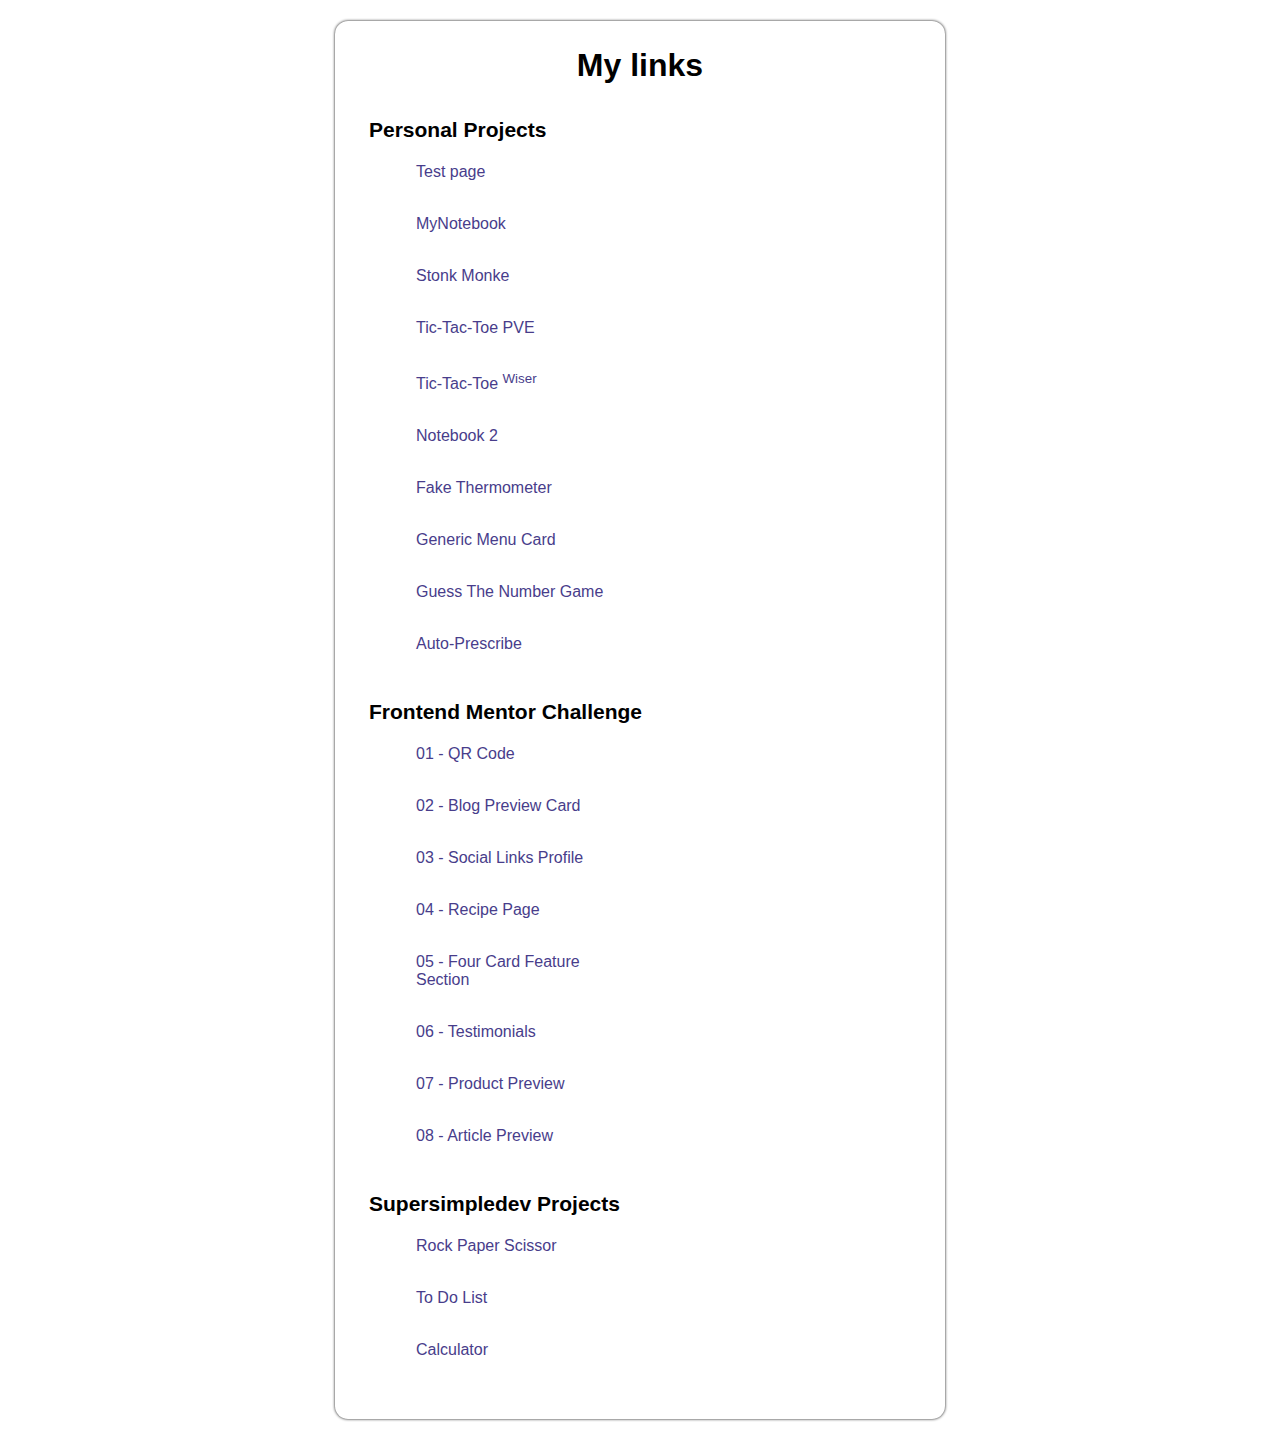
<file: index.html>
<!DOCTYPE html>
<html lang="en">
	<head>
		<meta charset="UTF-8" />
		<meta
			name="viewport"
			content="width=device-width, initial-scale=1.0"
		/>
		<link rel="icon" href="img/scroll-logo.png" type="image/png">
		<title>My Index</title>
		<style>
			* {
				padding: 0;
				margin: 0;
				box-sizing: border-box;
			}
			body {
				font-family: Arial, Helvetica, sans-serif;
				padding: 21px;
			}
			h1 {
				text-align: center;
				margin-block: 13px;
			}
			h2 {
				font-size: 21px;
			}
			li {
				margin-left: 34px;
				margin-block: 8px;
			}
			.sub-container{
				padding-inline: 21px;
			}
			.container {
				border-radius: 13px;
				box-shadow: 0px 0px 3px rgba(0, 0, 0, 0.959);
				margin: auto;
				max-width: 610px;
				padding: 13px;
			}
			section {
				margin-block: 34px;
			}
			li{
				list-style-type: none;
			}
			a{
				color: darkslateblue;
				text-decoration: none;
				display: block;
				
				border-radius: 21px;
				padding: 13px;
				max-width: 233px;
			}
			a:hover{
				opacity: .89;
				background-color: rgba(128, 128, 128, 0.377);
			}
			a:active{
				color: crimson;
				font-weight: bold;
			}
			a:visited{
				color: darkred;
			}
	
		</style>
	</head>
	<body>
		<div class="container">
			<h1>My links</h1>
			<div class="sub-container">
			<section class="personal">
				<h2>Personal Projects</h2>
				<ul>
						<li>
						<a
							href="https://lstrbvry.github.io/card-project/"
							>Test page</a
						>
					</li>
					<li><a href="https://lstrbvry.github.io/MyNotebook/">MyNotebook</a></li>
					<li><a href="PersonalProjects/stonkmonke.html">Stonk Monke</a></li>
					<li><a href="PersonalProjects/tictactoe.html">Tic-Tac-Toe PVE</a></li>
					<li><a href="PersonalProjects/tictactoe-ver2/tictac-toe.-ver2.html">Tic-Tac-Toe <sup>Wiser</sup></a></li>
					<li><a href="PersonalProjects/Notebook/Notebook.html">Notebook 2</a></li>
					<li><a href="PersonalProjects/RandoTemp/thermogen.html">Fake Thermometer</a></li>
					<li><a href="PersonalProjects/GMC3/GMC.html">Generic Menu Card</a></li>
					<li><a href="https://lstrbvry.github.io/Guess-The-Number-Game/">Guess The Number Game</a></li>
					<li><a href="https://lstrbvry.github.io/Medicine-Box/">Auto-Prescribe</a></li>
					
				</ul>
			</section>
			<section class="frontend">
				<h2>Frontend Mentor Challenge</h2>
				<ul>
					<li>
						<a
							href="https://lstrbvry.github.io/01-qr-code/"
							
							>01 - QR Code</a
						>
					</li>
					<li>
						<a
							href="https://lstrbvry.github.io/Frontend-Mentor-Blog-preview-card/"
							
							>02 - Blog Preview Card</a
						>
					</li>
					<li>
						<a
							href="https://lstrbvry.github.io/Frontend-Mentor-Social-links-profile/"
							target="_blank"
							>03 - Social Links Profile</a
						>
					</li>
					<li>
						<a
							href="https://lstrbvry.github.io/Frontend-Mentor-Recipe-page/"
							
							>04 - Recipe Page</a
						>
					</li>
					<li>
						<a
							href="https://lstrbvry.github.io/Frontend-Mentor-Four-card-feature-section/"
							
							>05 - Four Card Feature Section</a
						>
					</li>
					<li>
						<a
							href="FrontendMentor/testimonials-grid-section-main/index.html"
							>06 - Testimonials</a
						>
					</li>
					<li>
						<a
							href="https://lstrbvry.github.io/Frontend-Mentor-Product-preview-card-component/"
							>07 - Product Preview</a
						>
					</li>
					<li>
						<a
							href="FrontendMentor/article-preview-component-master/index.html"
							>08 - Article Preview</a
						>
					</li>
					
				</ul>
			</section>
			<section class="supersimpledev">
				<h2>Supersimpledev Projects</h2>
				<ul>
					<li>
						<a
							href="https://lstrbvry.github.io/Rock-Paper-Scissor/"
							target="_blank"
							>Rock Paper Scissor</a
						>
					</li>
					<li>
						<a
							href="https://lstrbvry.github.io/To-Do-List/"
							target="_blank"
							>To Do List</a
						>
					</li>
					<li>
						<a
							href="https://lstrbvry.github.io/Calculator/"
							target="_blank"
							>Calculator</a
						>
					</li>
				</ul>
			</div>
			</section>
		</div>
	</body>
</html>
</file>
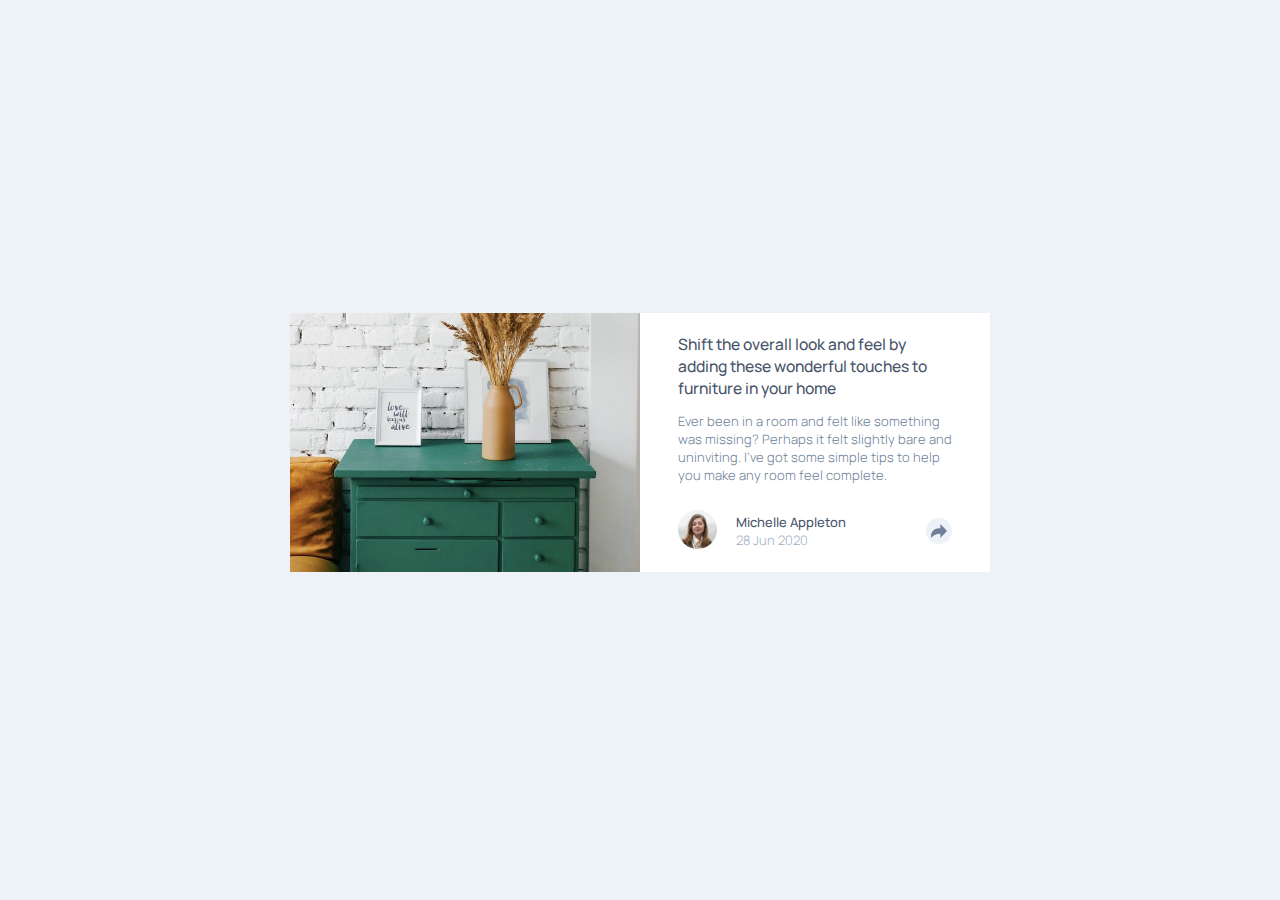
<file: FrontendMentor/article-preview-component-master/index.html>
<!DOCTYPE html>
<html lang="en">
	<head>
		<meta charset="UTF-8" />
		<meta
			name="viewport"
			content="width=device-width, initial-scale=1.0"
		/>
		<!-- displays site properly based on user's device -->
		<link
			rel="stylesheet"
			href="style/layout.css"
		/>
		<link
			rel="stylesheet"
			href="style/picture.css"
		/>
		<link
			rel="stylesheet"
			href="style/colors-font.css"
		/>
		<link
			rel="icon"
			type="image/png"
			sizes="32x32"
			href="./images/favicon-32x32.png"
		/>
		<link
			rel="stylesheet"
			href="style/utility.css"
		/>
		<link
			rel="stylesheet"
			href="style/popbox.css"
		/>
		<title>Frontend Mentor | Article preview component</title>

		<!-- Feel free to remove these styles or customise in your own stylesheet 👍 -->
		<style>
			.attribution {
				opacity: 0;
				font-size: 11px;
				text-align: center;
			}
			.attribution a {
				color: hsl(228, 45%, 44%);
			}
		</style>
	</head>
	<body>
		<main class="main">
			<div class="left">
				<img
					src="images/drawers.jpg"
					alt=""
					class="drawer-picture"
				/>
			</div>
			<div class="right">
				<div class="">
					<h1>
						Shift the overall look and feel by adding these wonderful touches to
						furniture in your home
					</h1>
				</div>
				<div class="paragraph-body">
					Ever been in a room and felt like something was missing? Perhaps it
					felt slightly bare and uninviting. I’ve got some simple tips to help
					you make any room feel complete.
				</div>

				<div class="profile">
					<div>
						<img
							src="images/avatar-michelle.jpg"
							alt=""
							class="michelle-picture"
						/>
					</div>
					<div>
						<div class="bold">Michelle Appleton</div>
						<div class="date">28 Jun 2020</div>
					</div>

					<div>
						<div class="icon-container share-container">
							<div class="popbox2 invisible">
								<div class="down-arrow"></div>
								<div
									style="width: fit-content"
									class="share-text"
								>
									SHARE
								</div>
								<div class="icon-container">
									<a href="https://www.facebook.com/">
										<img
											src="images/icon-facebook.svg"
											alt=""
											class="icon"
										/>
									</a>
								</div>

								<div class="icon-container">
									<img
										src="images/icon-twitter.svg"
										alt=""
										class="icon"
									/>
								</div>
								<div class="icon-container">
									<img
										src="images/icon-pinterest.svg"
										alt=""
										class="icon"
									/>
								</div>
							</div>
							<img
								src="images/icon-share.svg"
								alt=""
								class="share-picture popbox-share"
							/>
						</div>
					</div>
				</div>
			</div>
			<div>
				<div class="popbox invisible">
					<div
						style="width: fit-content"
						class="share-text"
					>
						SHARE
					</div>
					<div class="icon-container">
						<a href=""></a>
						<img
							src="images/icon-facebook.svg"
							alt=""
							class="icon"
						/>
					</div>

					<div class="icon-container">
						<img
							src="images/icon-twitter.svg"
							alt=""
							class="icon"
						/>
					</div>
					<div class="icon-container">
						<img
							src="images/icon-pinterest.svg"
							alt=""
							class="icon"
						/>
					</div>
					<div class="icon-container">
						<img
							src="images/icon-share.svg"
							alt=""
							class="share-picture js-share-picture"
						/>
					</div>
				</div>
			</div>
		</main>
		<footer class="attribution">
			Challenge by
			<a
				href="https://www.frontendmentor.io?ref=challenge"
				target="_blank"
				>Frontend Mentor</a
			>. Coded by <a href="#">Your Name Here</a>.
		</footer>
		<script
			src="script/popbox.js"
			type="module"
		></script>
	</body>
</html>
</file>
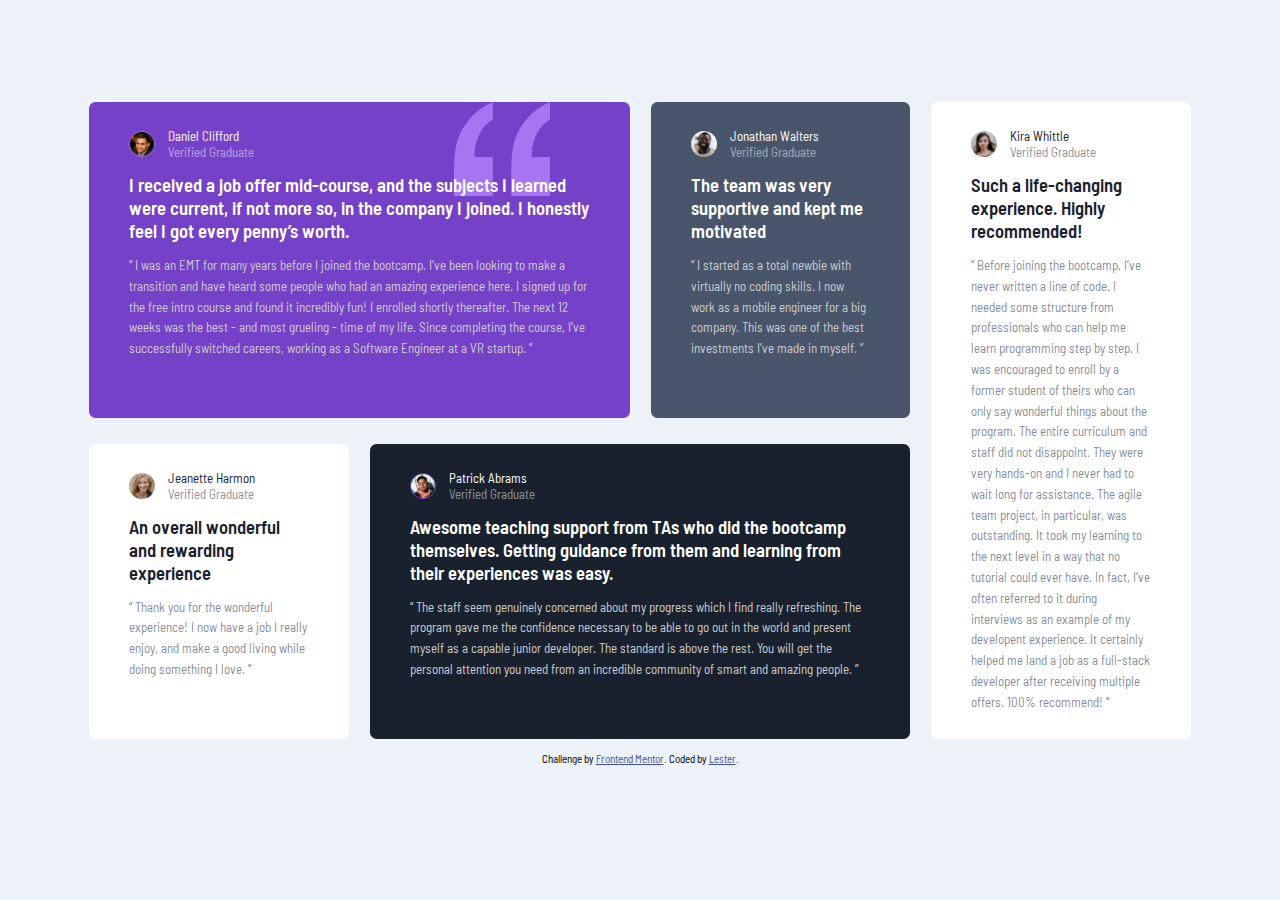
<file: FrontendMentor/testimonials-grid-section-main/index.html>
<!DOCTYPE html>
<html lang="en">
	<head>
		<meta charset="UTF-8" />
		<meta name="viewport" content="width=device-width, initial-scale=1.0" />
		<!-- displays site properly based on user's device -->
		<link rel="stylesheet" href="style/styles.css" />
		<link rel="stylesheet" href="style/layout.css" />
		<link
			rel="icon"
			type="image/png"
			sizes="32x32"
			href="./images/favicon-32x32.png" />

		<title>Frontend Mentor | [Challenge Name Here]</title>

		<!-- Feel free to remove these styles or customise in your own stylesheet 👍 -->
		<style>
			.attribution {
				font-size: 11px;
				text-align: center;
			}
			.attribution a {
				color: hsl(228, 45%, 44%);
			}
		</style>
	</head>
	<body>
		<main class="main-container">
			<div class="container">
				<img src="images/bg-pattern-quotation.svg" alt="" class="quote" />
				<div class="profile-container">
					<div class="profile-left">
						<img src="images/image-daniel.jpg" alt="" />
					</div>
					<div class="profile-right">
						<div class="name">Daniel Clifford</div>
						<div class="description">Verified Graduate</div>
					</div>
				</div>
				<p>
					<span class="bold-header"
						>I received a job offer mid-course, and the subjects I learned were
						current, if not more so, in the company I joined. I honestly feel I
						got every penny’s worth.</span
					>
					<span class="light-gray-par"
						>“ I was an EMT for many years before I joined the bootcamp. I’ve
						been looking to make a transition and have heard some people who had
						an amazing experience here. I signed up for the free intro course
						and found it incredibly fun! I enrolled shortly thereafter. The next
						12 weeks was the best - and most grueling - time of my life. Since
						completing the course, I’ve successfully switched careers, working
						as a Software Engineer at a VR startup. ”</span
					>
				</p>
			</div>
			<div class="container">
				<div class="profile-container">
					<div class="profile-left">
						<img src="images/image-jonathan.jpg" alt="" />
					</div>
					<div class="profile-right">
						<div class="name">Jonathan Walters</div>
						<div class="description">Verified Graduate</div>
					</div>
				</div>
				<p>
					<span class="bold-header">
						The team was very supportive and kept me motivated
					</span>

					<span class="light-gray-par">
						“ I started as a total newbie with virtually no coding skills. I now
						work as a mobile engineer for a big company. This was one of the
						best investments I’ve made in myself. ”</span
					>
				</p>
			</div>
			<div class="container">
				<div class="profile-container">
					<div class="profile-left">
						<img src="images/image-jeanette.jpg" alt="" />
					</div>
					<div class="profile-right">
						<div class="name">Jeanette Harmon</div>
						<div class="description">Verified Graduate</div>
					</div>
				</div>
				<p>
					<span class="bold-header"
						>An overall wonderful and rewarding experience</span
					>
					<span class="blue-gray-par"
						>“ Thank you for the wonderful experience! I now have a job I really
						enjoy, and make a good living while doing something I love. ”</span
					>
				</p>
			</div>

			<div class="container">
				<div class="profile-container">
					<div class="profile-left">
						<img src="images/image-patrick.jpg" alt="" />
					</div>
					<div class="profile-right">
						<div class="name">Patrick Abrams</div>
						<div class="description">Verified Graduate</div>
					</div>
				</div>
				<p>
					<span class="bold-header"
						>Awesome teaching support from TAs who did the bootcamp themselves.
						Getting guidance from them and learning from their experiences was
						easy.</span
					>
					<span class="light-gray-par">
						“ The staff seem genuinely concerned about my progress which I find
						really refreshing. The program gave me the confidence necessary to
						be able to go out in the world and present myself as a capable
						junior developer. The standard is above the rest. You will get the
						personal attention you need from an incredible community of smart
						and amazing people. ”</span
					>
				</p>
			</div>
			<div class="container">
				<div class="profile-container">
					<div class="profile-left">
						<img src="images/image-kira.jpg" alt="" />
					</div>
					<div class="profile-right">
						<div class="name">Kira Whittle</div>
						<div class="description">Verified Graduate</div>
					</div>
				</div>
				<p>
					<span class="bold-header">
						Such a life-changing experience. Highly recommended!
					</span>
					<span class="blue-gray-par">
						“ Before joining the bootcamp, I’ve never written a line of code. I
						needed some structure from professionals who can help me learn
						programming step by step. I was encouraged to enroll by a former
						student of theirs who can only say wonderful things about the
						program. The entire curriculum and staff did not disappoint. They
						were very hands-on and I never had to wait long for assistance. The
						agile team project, in particular, was outstanding. It took my
						learning to the next level in a way that no tutorial could ever
						have. In fact, I’ve often referred to it during interviews as an
						example of my developent experience. It certainly helped me land a
						job as a full-stack developer after receiving multiple offers. 100%
						recommend! ”
					</span>
				</p>
			</div>
		</main>

		<footer class="attribution">
			Challenge by
			<a href="https://www.frontendmentor.io?ref=challenge" target="_blank"
				>Frontend Mentor</a
			>. Coded by <a href="https://www.frontendmentor.io/profile/lstrbvry">Lester</a>.
		</footer>
	</body>
</html>
</file>
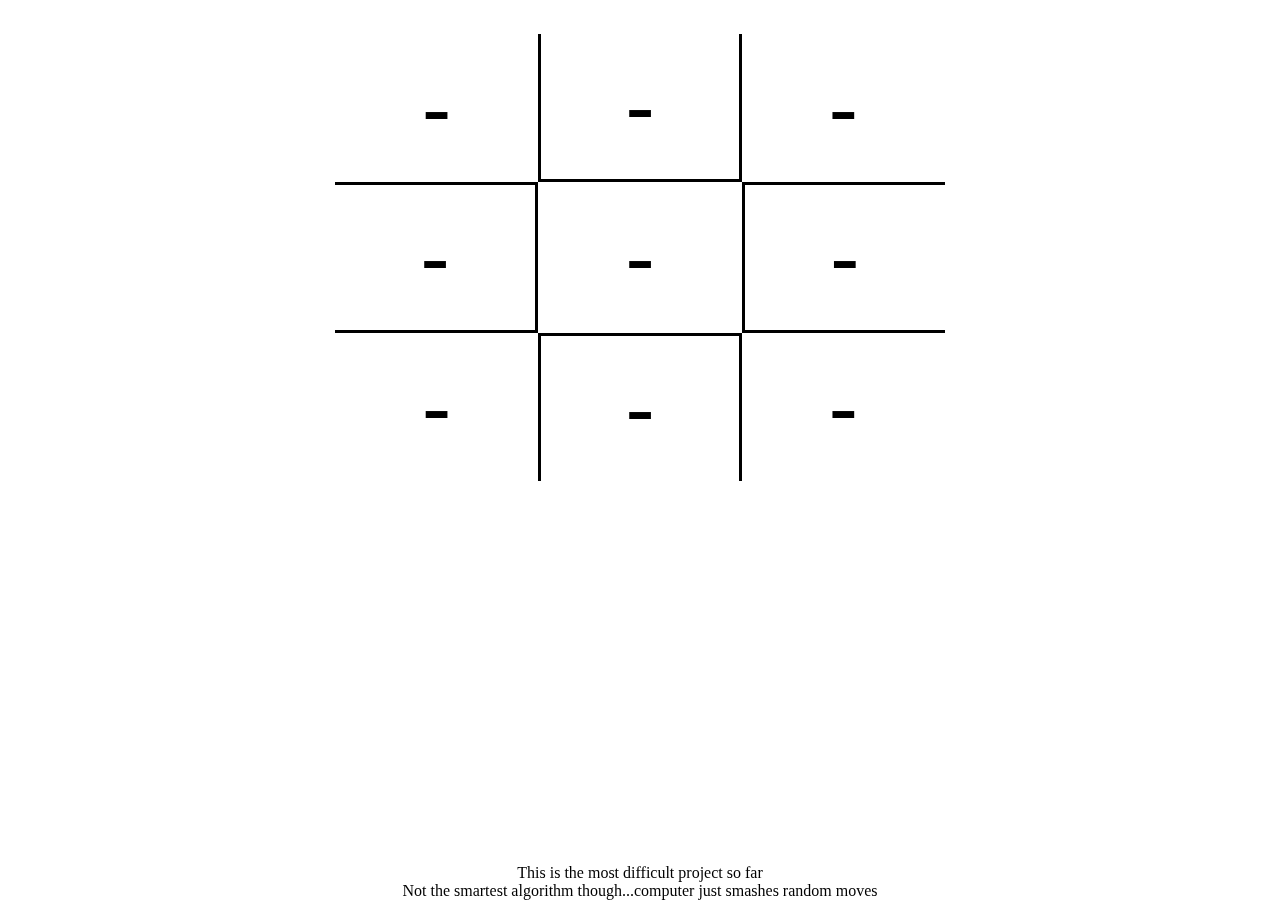
<file: PersonalProjects/tictactoe.html>
<!DOCTYPE html>
<html lang="en">
	<head>
		<meta charset="UTF-8" />
		<meta
			name="viewport"
			content="width=device-width, initial-scale=1.0"
		/>
		<title>Tic Tac Toe - PVE</title>
		<style>
			* {
				padding: 0;
				margin: 0;
				box-sizing: 0;
				width: 100%;
			}
			.main-container {
				max-width: 610px;
				display: grid;
				grid-template-columns: 1fr 1fr 1fr;
				margin: auto;
				/* gap: 3px; */
			}
			button {
				border: none;
				background-color: unset;
				font-size: 89px;
				padding: 21px;
				border: solid black 3px;
				
			}
			body{
				padding-top: 34px;
			}
			.footer {
				position: fixed;
				bottom: 0;
				left: 0;
				right: 0;
				text-align: center;
			}
			.no-border{
				border: unset;
			}
			.no-border-left{
				border-left: unset;
			}
			.no-border-right{
				border-right: unset;
			}
			.no-border-top{
				border-top: unset;
			}
			.no-border-bot{
				border-bottom: unset;
			}
		</style>
	</head>

	<body>
		<div class="main-container">
				<button class="no-border">-</button>
				<button class="no-border-top">-</button>
				<button class="no-border">-</button>
				<button class="no-border-left">-</button>
				<button class="no-border">-</button>
				<button class="no-border-right">-</button>
				<button class="no-border">-</button>
				<button class="no-border-bot">-</button>
				<button class="no-border">-</button>
			</div>
		</div>
		<div class="footer">
			This is the most difficult project so far
			<p>Not the smartest algorithm though...computer just smashes random moves</p>
		</div>
		<script>
			let array = [0, 0, 0, 0, 0, 0, 0, 0, 0];
			let winning = [
				[0, 1, 2],
				[3, 4, 5],
				[6, 7, 8],
				[0, 3, 6],
				[1, 4, 7],
				[2, 5, 8],
				[0, 4, 8],
				[2, 4, 6],
			];
			let clicked = [];
			let playerMove = "X";
			let compturn = false;
			const buttons = document.querySelectorAll("button");
			buttons.forEach((button, i) => {
				const index = i;
				button.addEventListener("click", () => {
					if (button.innerHTML === "-") {
						button.innerText = playerMove;
						array[index] = 4;
						compturn = true;
						checkWins();
					}
					if (compturn === true) {
						const computerMove = computerMoves();
						buttons[computerMove].innerText = "O";
						array[computerMove] = 1;
						checkWins();
						compturn = false;
					}
				});
			});

			function checkWins() {
				winning.forEach((value) => {
					let sumResult = 0;
					value.forEach((individual) => {
						const value = array[individual];
						sumResult += value;
					});
					const allNonZero = array.every((value) => value !== 0);
					if (sumResult === 3 || sumResult === 12) {
						compturn = false;
						if (sumResult === 12) {
							alert("Player X wins!");
						} else if (sumResult === 3) {
							alert("Player O wins!");
						}
						for (let i = 0; i < array.length; i++) {
							array[i] = 0;
						}
						console.log(array);
						setTimeout(() => {
							buttons.forEach((button) => {
								button.innerHTML = "-";
							});
						}, 200);
					} else if (allNonZero) {
						alert("Draw!");
						compturn = false;
						for (let i = 0; i < array.length; i++) {
							array[i] = 0;
						}
					
						setTimeout(()=>{
							buttons.forEach((button) => {
							button.innerHTML = "-";
						});
						}, 200)
						
					}
					return sumResult;
				});
			}

			function computerMoves() {
				let randomArray = [];
				for (let i = 0; i < array.length; i++) {
					const value = array[i];
					if (value === 0) {
						randomArray.push(i);
					}
				}

				const computerMoves =
					randomArray[Math.floor(Math.random() * randomArray.length)];
				return computerMoves;
			}
		</script>
	</body>
</html>
</file>
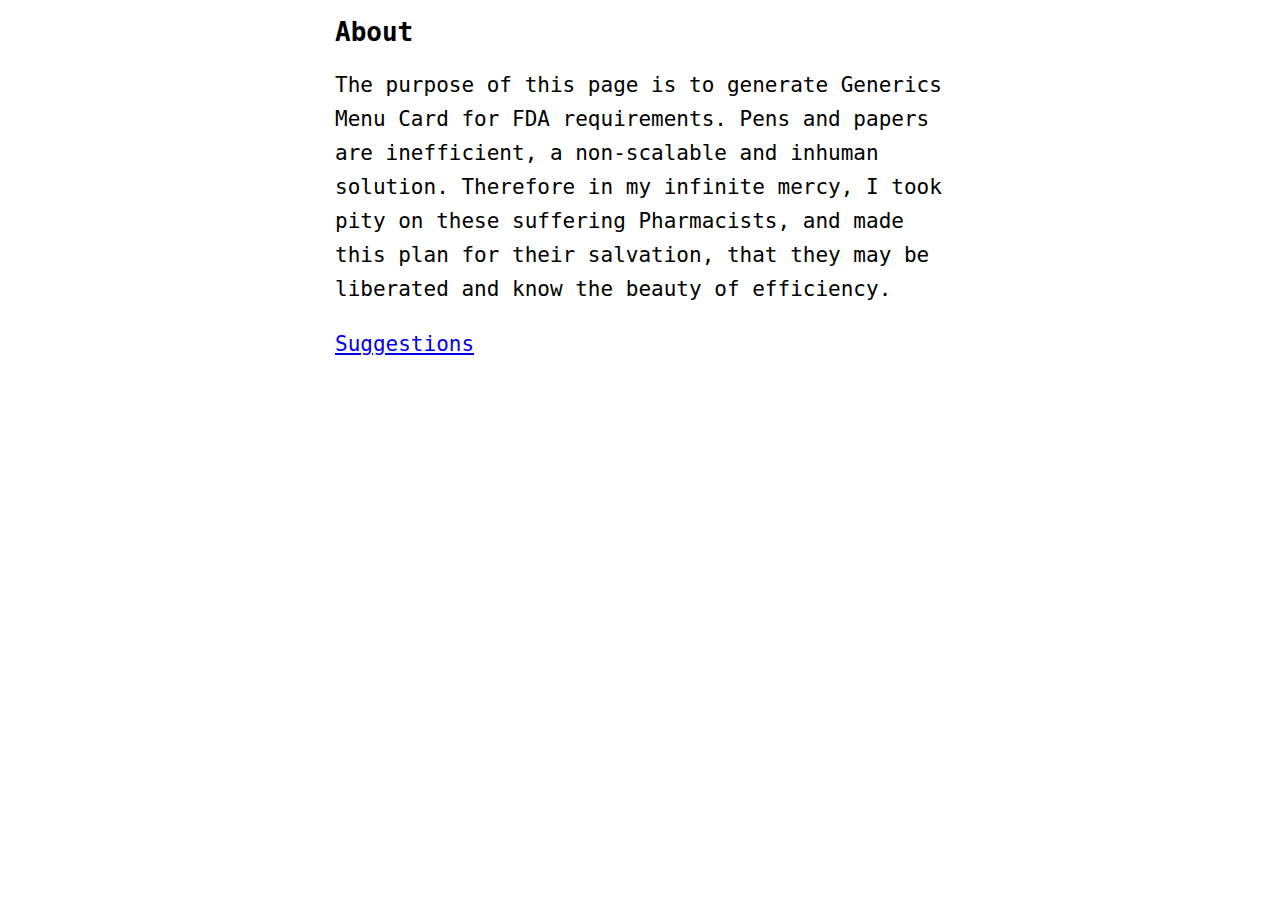
<file: PersonalProjects/GMC3/about.html>
<!DOCTYPE html>
<html lang="en">
	<head>
		<meta charset="UTF-8" />
		<meta name="viewport" content="width=device-width, initial-scale=1.0" />
		<title>About</title>
		<style>
			* {
				position: relative;
			}
			.main-container {
				max-width: 610px;
				margin: auto;
				font-family: monospace;
			}
			p {
				font-size: 21px;
				line-height: 34px;
			}
			.email {
				font-size: 16px;
				margin: 0;
				display: none;
				position: absolute;
				top: -40px;
				left: -13px;
				color: white;
				background-color: #333;
				padding: 13px;
				border-radius: 21px;
				z-index: 1000;
			}
			.suggestions:hover + .email {
				display: block;
			}
		</style>
	</head>
	<body>
		<div class="main-container">
			<header>
				<h1>About</h1>
			</header>
			<main>
				<p>
					The purpose of this page is to generate Generics Menu Card for FDA
					requirements. Pens and papers are inefficient, a non-scalable and
					inhuman solution. Therefore in my infinite mercy, I took pity on these
					suffering Pharmacists, and made this plan for their salvation, that
					they may be liberated and know the beauty of efficiency.
				</p>
			</main>
			<footer>
				<p class="suggestions">
					<a href="mailto:“lesterpaolo.b.viray@gmai.com”">Suggestions</a>
				</p>
				<div class="email">lesterpaolo.b.viray@gmail.com</div>
			</footer>
		</div>
	</body>
</html>
</file>
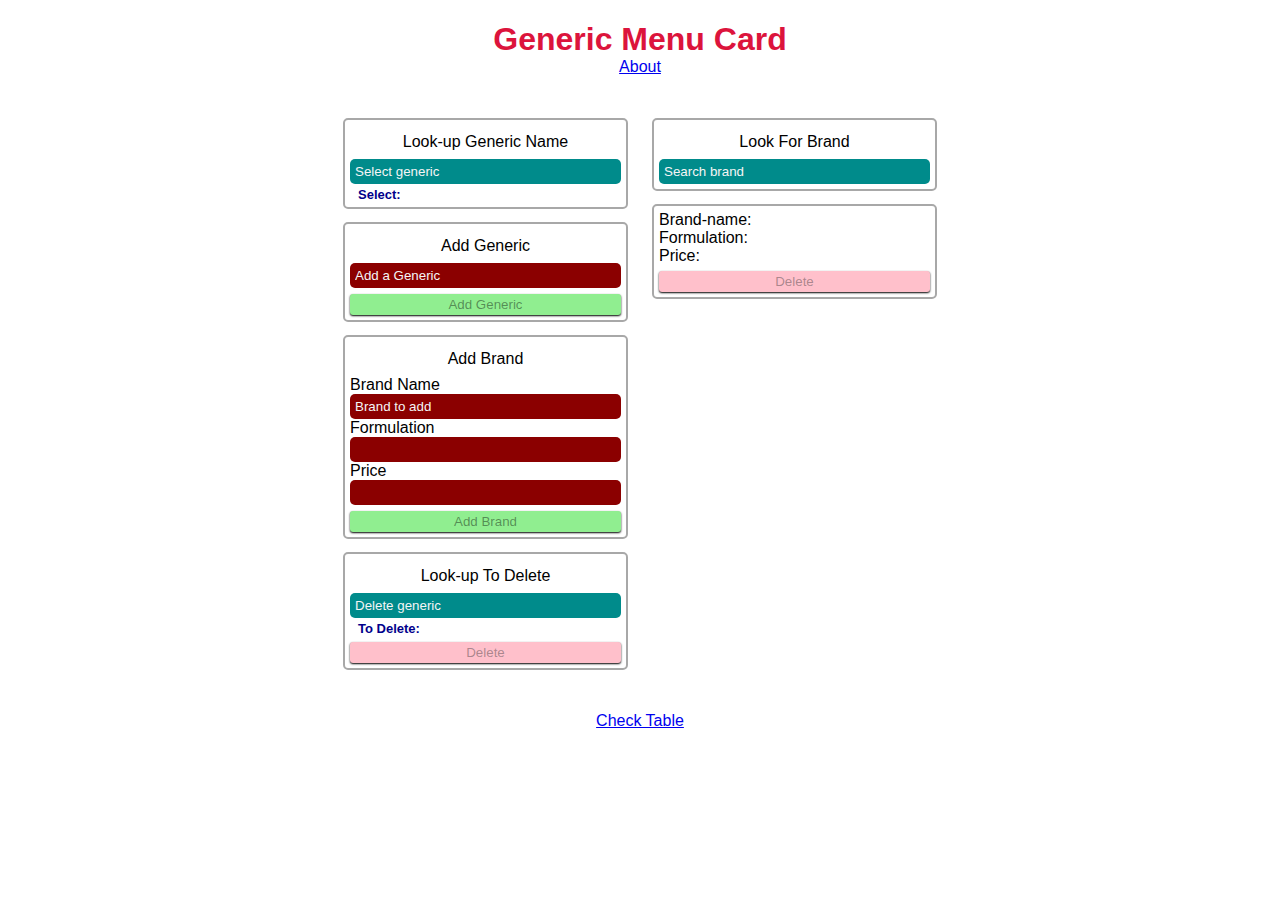
<file: PersonalProjects/GMC3/GMC.html>
<!DOCTYPE html>
<html lang="en">
	<head>
		<meta charset="UTF-8" />
		<meta name="viewport" content="width=device-width, initial-scale=1.0" />
		<title>Generic Menu Card</title>
		<link rel="stylesheet" href="style/utility.css" />
		<link rel="stylesheet" href="style/main.css" />
	</head>
	<body>
		<div class="header">
			<h1>Generic Menu Card</h1>
			<div><a href="about.html">About</a></div>
		</div>
		<div class="main">
			<div class="left">
				<div class="">
					<div class="sub-title">Look-up Generic Name</div>
					<input
						type="text"
						name=""
						id=""
						placeholder="Select generic"
						class="js-generic-search search-box" />
					<div class="list-container">
						<ul class="option generic value search-option">
							<li>sample-1</li>
							<li>sample-2</li>
							<li>sample-3</li>
						</ul>
					</div>
					<div class="to-row">
						<div class="generic-style bold">Select:</div>
						<div class="js-generic-value target-value"></div>
					</div>
				</div>
				<div>
					<div class="sub-title">Add Generic</div>
					<div>
						<input
							type="text"
							name=""
							id=""
							class="js-add-generic-input"
							placeholder="Add a Generic" />
					</div>
					<button class="js-add-generic-button addition">Add Generic</button>
				</div>
				<div>
					<div class="sub-title">Add Brand</div>
					<div>
						<div>Brand Name</div>
						<input
							type="text"
							name=""
							id=""
							class="js-add-brand"
							placeholder="Brand to add" />
					</div>
					<div>
						<div>Formulation</div>
						<input type="text" name="" id="" class="js-add-brand" />
					</div>
					<div>
						<div>Price</div>
						<input type="text" name="" id="" class="js-add-brand" />
					</div>
					<button class="js-add-brand-button addition">Add Brand</button>
				</div>
				<div>
					<div class="sub-title">Look-up To Delete</div>
					<input
						type="text"
						name=""
						id=""
						placeholder="Delete generic"
						class="js-generic-search search-box" />
					<div class="list-container">
						<ul class="option generic js-delete-generic-option search-option">
							<li>sample-1</li>
							<li>sample-2</li>
							<li>sample-3</li>
						</ul>
					</div>
					<div class="to-row">
						<div class="bold">To Delete:</div>
						<div class="js-value-delete target-value"></div>
					</div>
					<button class="js-delete-generic-button">Delete</button>
				</div>
			</div>
			<div class="right">
				<div>
					<div>
						<div class="sub-title">Look For Brand</div>
						<input
							type="text"
							class="js-brand-look search-box"
							placeholder="Search brand" />
						<div class="list-container">
							<ul
								class="option branded js-brand-clicked js-brand-look-options search-option">
								<li>sample-1</li>
								<li>sample-2</li>
								<li>sample-3</li>
							</ul>
						</div>
					</div>
					<div class="display">
						<div class="to-row">
							<div>Brand-name:</div>
							<div class="js-brand-value"></div>
						</div>
						<div class="to-row">
							<div>Formulation:</div>
							<div class="js-description-array js-description-form"></div>
						</div>
						<div class="to-row">
							<div>Price:</div>
							<div class="js-description-array js-description-price"></div>
						</div>
						<button class="js-delete-branded-button">Delete</button>
					</div>
				</div>
			</div>
		</div>
		<footer>
			<p><a href="pdf.html">Check Table</a></p>
		</footer>
		<script type="module" src="javascript/main.js"></script>
	</body>
</html>
</file>
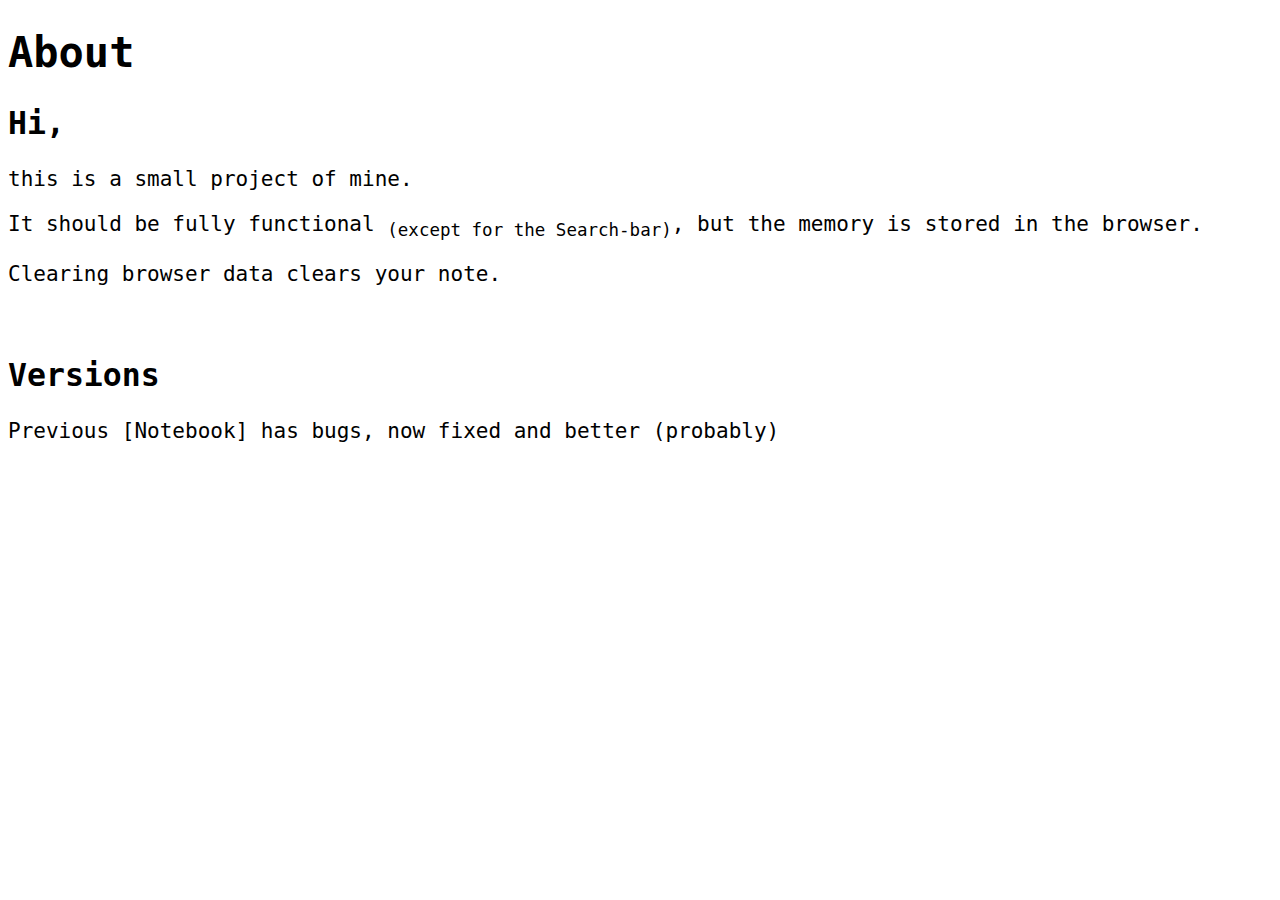
<file: PersonalProjects/Notebook/about.html>
<!DOCTYPE html>
<html lang="en">
	<head>
		<meta charset="UTF-8" />
		<meta name="viewport" content="width=device-width, initial-scale=1.0" />
		<title>Notebook Version 2</title>
		<style>
			* {
				font-family: monospace;
			}

			body {
				font-size: 21px;
			}
		</style>
	</head>
	<body>
		<h1>About</h1>
		<h2>Hi,</h2>
		<p>this is a small project of mine.</p>
		<p>
			It should be fully functional <sub>(except for the Search-bar)</sub>, but
			the memory is stored in the browser.
		</p>
		<p>Clearing browser data clears your note.</p>
		<br />
		<h2>Versions</h2>
		<p>Previous [Notebook] has bugs, now fixed and better (probably)</p>
	</body>
</html>
</file>
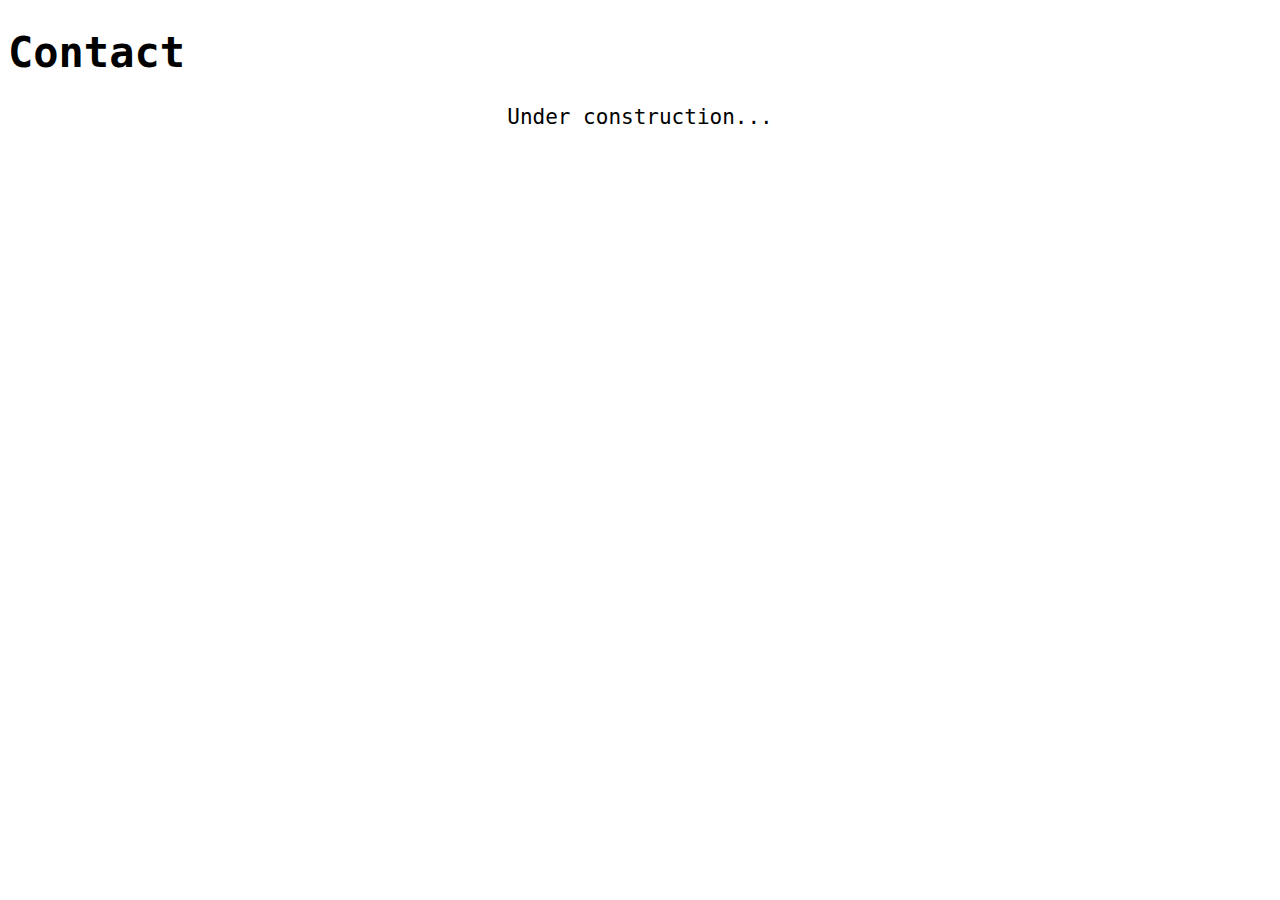
<file: PersonalProjects/Notebook/contact.html>
<!DOCTYPE html>
<html lang="en">
	<head>
		<meta charset="UTF-8" />
		<meta name="viewport" content="width=device-width, initial-scale=1.0" />
		<title>Notebook Version 2</title>
		<style>
			* {
				font-family: monospace;
			}
			body {
				font-size: 21px;
			}
			p {
				text-align: center;
			}
		</style>
	</head>
	<body>
		<h1>Contact</h1>
		<p>Under construction...</p>
	</body>
</html>
</file>
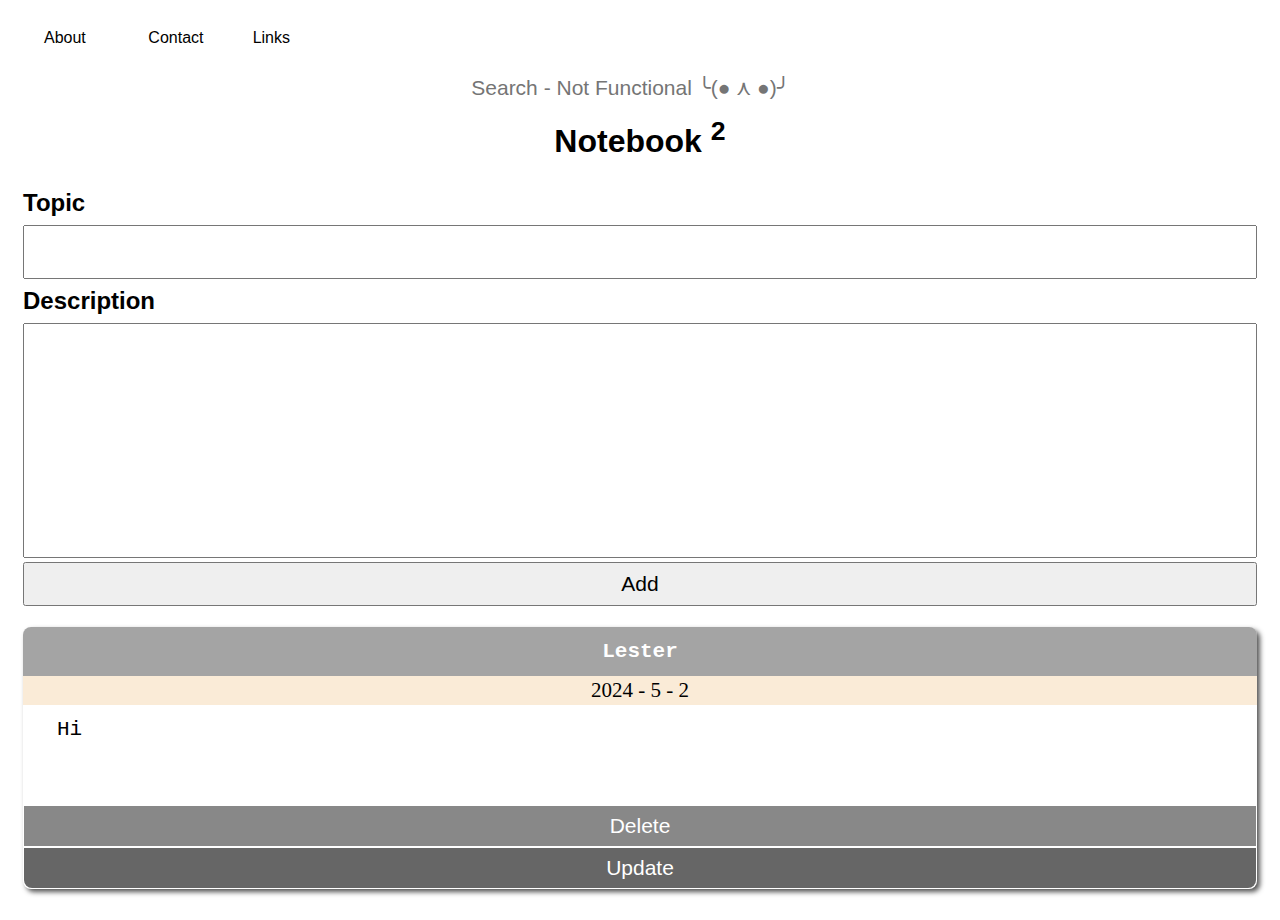
<file: PersonalProjects/Notebook/Notebook.html>
<!DOCTYPE html>
<html lang="en">
	<head>
		<meta charset="UTF-8" />
		<meta name="viewport" content="width=device-width, initial-scale=1.0" />
		<title>Notebook Version 2</title>
		<style>
			* {
				width: 100%;
				padding: 0;
				margin: 0;
				box-sizing: border-box;
			}
			li {
				list-style-type: none;
				display: block;
			}
			a {
				text-decoration: none;
				color: black;
			}
			h2 {
				margin-block: 8px;
			}
			button {
				cursor: pointer;
				font-size: 21px;
				padding: 8px;
			}
			body {
				font-family: Arial, Helvetica, sans-serif;
				padding: 21px;
			}
			.container {
				max-width: 1234px;
				margin: auto;
			}
			.main-container {
				margin-block: 21px;
			}
			.title {
				text-align: center;
			}
			.notebook {
				display: grid;
				grid-template-columns: repeat(auto-fit, minmax(300px, 1fr));
				gap: 15px;
			}
			.hide-edit,
			.hide-save {
				display: none;
			}
			.note-box {
				min-height: 200px;
				display: flex;
				flex-direction: column;
				justify-content: space-between;
				box-shadow: 3px 3px 5px #555;
				border-radius: 8px;
				background-color: white;
				font-size: 21px;
			}

			/* .notebook > :nth-child(3n + 1) > .note-title {
				background-color: lightslategray;
				flex: 1;
			} */
			/* .notebook > :nth-child(3n + 2) > .note-title {
				background-color: slategray;
				flex: 1;
			}
			.notebook > :nth-child(3n + 3) > .note-title {
				background-color: rgb(255, 131, 152);
				flex: 1;
			} */

			.note-title {
				border-radius: 8px 8px 0 0;
				color: white;
				text-align: center;
				font-family: monospace;
				font-size: 21px;
				padding: 13px;
				background-color: rgba(128, 128, 128, 0.712);
				font-weight: bold;
			}
			.note-description {
				flex: 1;
				padding: 13px;
				padding-inline: 34px;
				word-wrap: break-word;
				min-height: 100px;
				font-family: monospace;
			}
			.button-container {
				padding: 1px;
			}
			.search-input {
				text-align: center;
				border: unset;
				font-size: 21px;
				border-radius: 21px;
				padding: 8px;
				margin-block: 8px;
				outline: none;
			}
			.note-date {
				text-align: center;
				font-size: 21px;
				font-family: cursive;
				padding: 2px;
				background-color: antiquewhite;
			}
			header {
				padding-inline: 21px;
				padding-block: 8px;
			}
			.topic-container {
				display: flex;
			}
			.Update {
				margin-top: 2px;
				border-radius: 0 0 8px 8px;
				background-color: #666;
				color: white;
				border: none;
				display: block;
			}
			.Update:hover {
				background-color: green;
			}
			.Delete {
				display: block;
				background-color: #888;
				color: white;
				border: none;
			}
			.Delete:hover {
				background-color: rgba(201, 22, 22, 0.76);
			}
			.hide-update {
				display: none;
			}
			.save-button {
				border-radius: 0 0 8px 8px;
			}
			.edit-area {
				max-width: 100%;
				border: none;
				padding: 13px;
				font-size: 21px;
			}
			.edit-area:focus {
				outline: none;
			}
			.input-topic {
				font-size: 21px;
				padding: 13px;
			}
			.input-topic:focus {
				outline: none;
			}
			.textarea {
				font-size: 21px;
				padding: 13px;
				resize: none;
			}
			textarea:focus {
				outline: none;
			}
			.add {
				font-size: 21px;
				padding: 8px;
			}
			.nav {
				max-width: 300px;
				display: flex;
				justify-content: flex-start;
				column-gap: 13px;
				margin-bottom: 13px;
			}
		</style>
	</head>
	<body>
		<div class="container">
			<header>
				<nav>
					<ul class="nav">
						<li><a href="about.html">About</a></li>
						<li><a href="contact.html">Contact</a></li>
						<li><a href="https://lstrbvry.github.io/Links/">Links</a></li>
					</ul>
				</nav>
				<input
					type="search"
					name=""
					id=""
					placeholder="Search - Not Functional ╰(● ⋏ ●)╯"
					class="search-input" />
				<h1 class="title">Notebook <sup>2</sup></h1>
			</header>
			<div class="main-container">
				<h2>Topic</h2>
				<div class="topic-container">
					<input type="text" class="input-topic js-input-topic" />
				</div>
				<h2>Description</h2>
				<textarea
					name=""
					id=""
					cols="30"
					rows="9"
					class="textarea js-textarea"></textarea>
				<button class="add js-add-button">Add</button>
			</div>
			<div class="notebook"></div>
		</div>
		<script>
			// Create a new Date object
			let currentDate = new Date();

			// Get the current year, month, and day
			let year = currentDate.getFullYear();
			let month = currentDate.getMonth() + 1; // Month is zero-indexed, so add 1 to get the actual month
			let day = currentDate.getDate();

			// Display the current date
			let notes = JSON.parse(localStorage.getItem("notes")) || [{ id: 0, topic: "Lester", date: "2024 - 5 - 2", description: "Hi" },
			];
			function displayHTML() {
				let codeHTML = "";
				notes.forEach((note) => {
					codeHTML += `<div class="note-box">
				<div class="note-title">${note.topic}</div>
				<div class="note-date">${note.date}</div>
				<div class="note-description">${note.description}</div>
			    <div class = "button-container">
				<button class="Delete" data-topic-id = "${note.id}">Delete</button>
				<button class="Update" data-topic-id = "${note.id}">Update</button>
				<textarea class = "edit-area hide-edit js-update-area" data-topic-id = "${note.id}"></textarea>
				<button class = "save-button hide-save js-save-button"  data-topic-id = "${note.id}">Save</button>
			    </div>
			    </div>`;
				});
				document.querySelector(".notebook").innerHTML = codeHTML;
				deleteButton();
				updateButton();
			}
			displayHTML();

			function deleteButton() {
				document.querySelectorAll(".Delete").forEach((button) => {
					button.addEventListener("click", (item) => {
						const noteID = Number(event.target.dataset.topicId);
						deleteObject(noteID);
						displayHTML();
						saveToStorage();
					});
				});
			}
			function updateButton() {
				document.querySelectorAll(".Update").forEach((button) => {
					button.addEventListener("click", (item) => {
						const noteID = Number(event.target.dataset.topicId);
						hideUpdate(noteID);
						showUpdateArea(noteID);
						showSaveButton(noteID);
						saveEdit(noteID);
					});
				});
			}
			function deleteObject(noteID) {
				let newNote = [];
				notes.forEach((object) => {
					if (object.id !== noteID) {
						newNote.push(object);
					}
				});
				notes = newNote;
			}
			function addObject() {
				const topic = document.querySelector(".js-input-topic").value;
				const description = document.querySelector(".js-textarea").value;
				const dates = `${year}-${month}-${day}`;
				let id = 1;
				notes.forEach((note) => {
					id += note.id;
				});
				notes.push({
					id: id,
					topic: topic,
					date: dates,
					description: description,
				});
			}
			const addButton = document.querySelector(".js-add-button");
			addButton.addEventListener("click", () => {
				addObject();
				displayHTML();
				saveToStorage();
				document.querySelector(".input-topic").value = "";
				document.querySelector(".textarea").value = "";
			});

			function showUpdateArea(noteID) {
				document.querySelectorAll(".hide-edit").forEach((textarea) => {
					const textareaID = Number(textarea.dataset.topicId);
					if (textareaID === noteID) {
						textarea.classList.remove("hide-edit");
						notes.forEach((object) => {
							if (object.id === noteID) {
								textarea.value = object.description;
							}
						});
					}
				});
			}
			function showSaveButton(noteID) {
				document.querySelectorAll(".hide-save").forEach((button) => {
					const saveID = Number(button.dataset.topicId);
					if (saveID === noteID) {
						button.classList.remove("hide-save");
					}
				});
			}
			function saveEdit(noteID) {
				document.querySelectorAll(".js-save-button").forEach((saveButton) => {
					saveButton.addEventListener("click", () => {
						const saveID = Number(saveButton.dataset.topicId);
						let objectDescription;
						let editedText;

						document.querySelectorAll(".js-update-area").forEach((textarea) => {
							const textareaID = Number(textarea.dataset.topicId);
							if (textareaID === saveID) {
								editedText = textarea.value;
							}
						});
						notes.forEach((object) => {
							if (saveID === object.id) {
								object.description = editedText;
							}
						});
						displayHTML();
						saveToStorage();
					});
				});
			}
			function saveToStorage() {
				localStorage.setItem("notes", JSON.stringify(notes));
			}
			function hideUpdate(noteID) {
				document.querySelectorAll(".Update").forEach((button) => {
					const updateID = Number(button.dataset.topicId);
					if (noteID === updateID) {
						button.classList.add("hide-update");
					}
				});
			}
			document.querySelector(".textarea").addEventListener("keydown", () => {
				if (event.key === "Enter") {
					event.preventDefault();
					addObject();
					displayHTML();
					saveToStorage();
					document.querySelector(".input-topic").value = "";
					document.querySelector(".textarea").value = "";
				}
			});
		</script>
	</body>
</html>
</file>
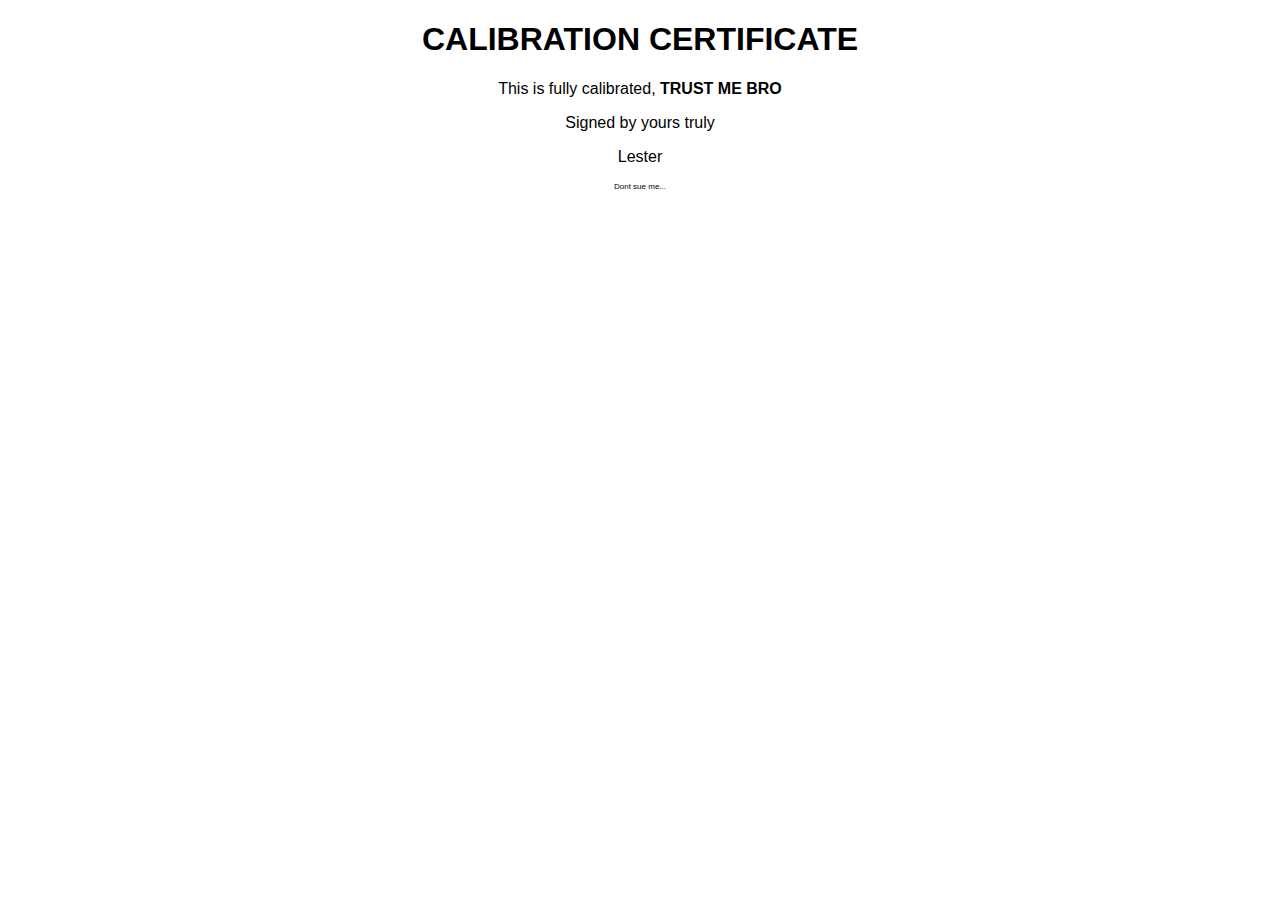
<file: PersonalProjects/RandoTemp/calibration.html>
<!DOCTYPE html>
<html lang="en">
	<head>
		<meta charset="UTF-8" />
		<meta name="viewport" content="width=device-width, initial-scale=1.0" />
		<title>Calibration Certificate</title>
		<style>
			body {
				font-family: Arial, Helvetica, sans-serif;
			}
			.container {
				max-width: 610px;
				margin: auto;
				text-align: center;
			}
			.small {
				font-size: 8px;
			}
		</style>
	</head>
	<body>
		<div class="container">
			<h1>CALIBRATION CERTIFICATE</h1>
			<div class="main">
				<p>This is fully calibrated, <strong>TRUST ME BRO</strong></p>
				<p>Signed by yours truly</p>
				<p>Lester</p>
				<p class="small">Dont sue me...</p>
			</div>
		</div>
	</body>
</html>
</file>
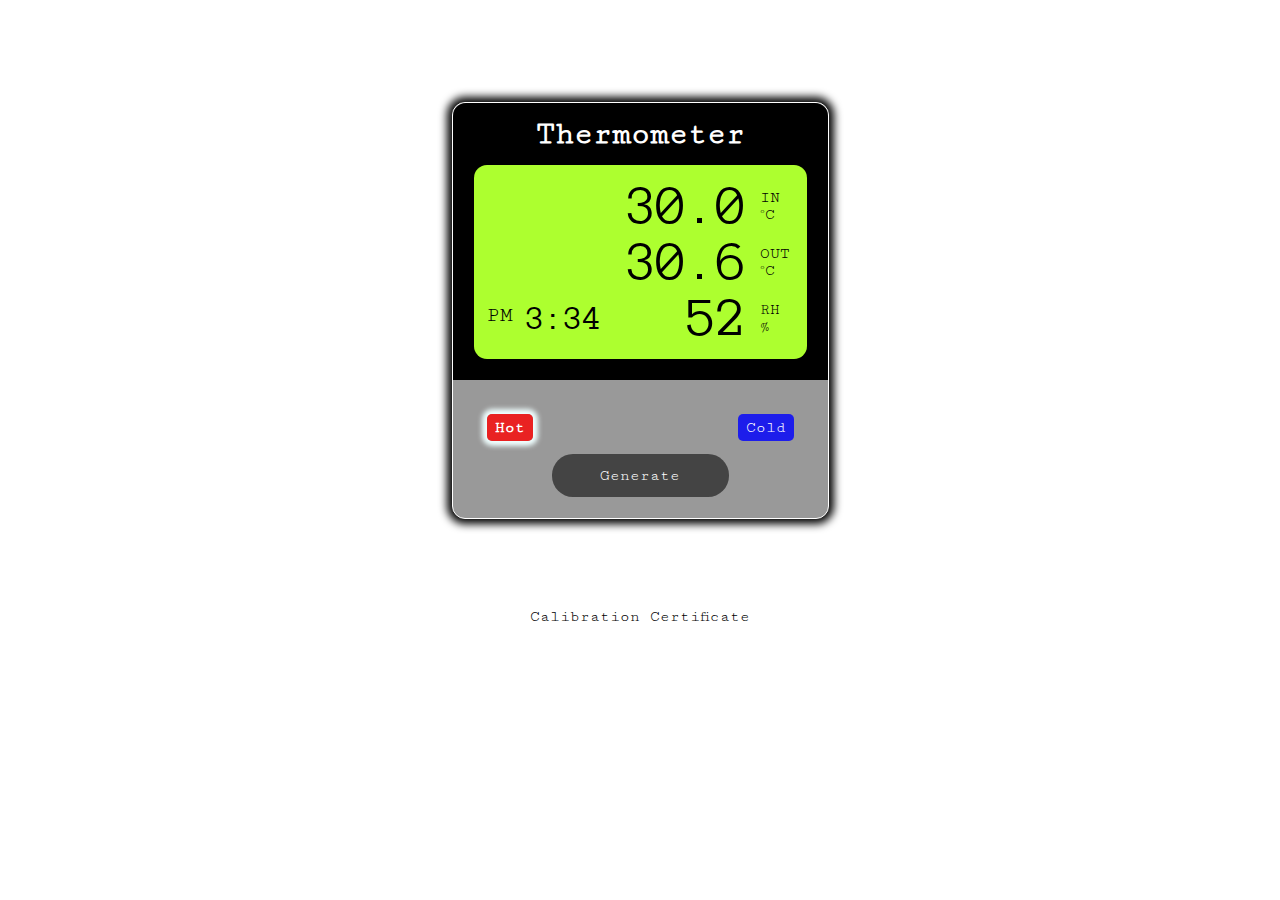
<file: PersonalProjects/RandoTemp/thermogen.html>
<!DOCTYPE html>
<html lang="en">
	<head>
		<meta charset="UTF-8" />
		<meta name="viewport" content="width=device-width, initial-scale=1.0" />
		<title>Thermo Data Generator | Thermogen</title>
		<link rel="stylesheet" href="style/main.css" />
	</head>
	<body>
		<div class="main-container">
			<div class="container">
				<div class="header"><h1>Thermometer</h1></div>
				<div class="black">
					<div class="in-temp">
						<div class="in-value value js-invalue">0.0</div>
						<div class="vertical">
							<div class="in-symbol">IN</div>
							<div class="in-celsius"><sup>o</sup>C</div>
						</div>
					</div>
					<div class="out-temp">
						<div class="out-value value js-outvalue">0.0</div>
						<div class="vertical">
							<div class="out-symbol">OUT</div>
							<div class="out-celsius"><sup>o</sup>C</div>
						</div>
					</div>
					<div class="bottom">
						<div class="clock">
							<div class="clock-symbol"><sup class="js-ampm">AM</sup></div>
							<div class="clock-value">
								<span class="js-hour">5</span>:<span class="js-min">12</span>
							</div>
						</div>
						<div class="humidity">
							<div class="humidity-value value js-humidvalue">0</div>
							<div class="vertical">
								<div class="humidity-symbol">RH</div>
								<div class="percent-symbol">%</div>
							</div>
						</div>
					</div>
				</div>
			</div>
			<div class="buttons">
				<div class="climate">
					<div class="hot">Hot</div>
					<div class="cold">Cold</div>
				</div>

				<div class="gen-button">Generate</div>
			</div>
		</div>
		<div class="calibration-link">
			<a href="calibration.html">Calibration Certificate</a>
		</div>
		<script src="script/script.js"></script>
	</body>
</html>
</file>
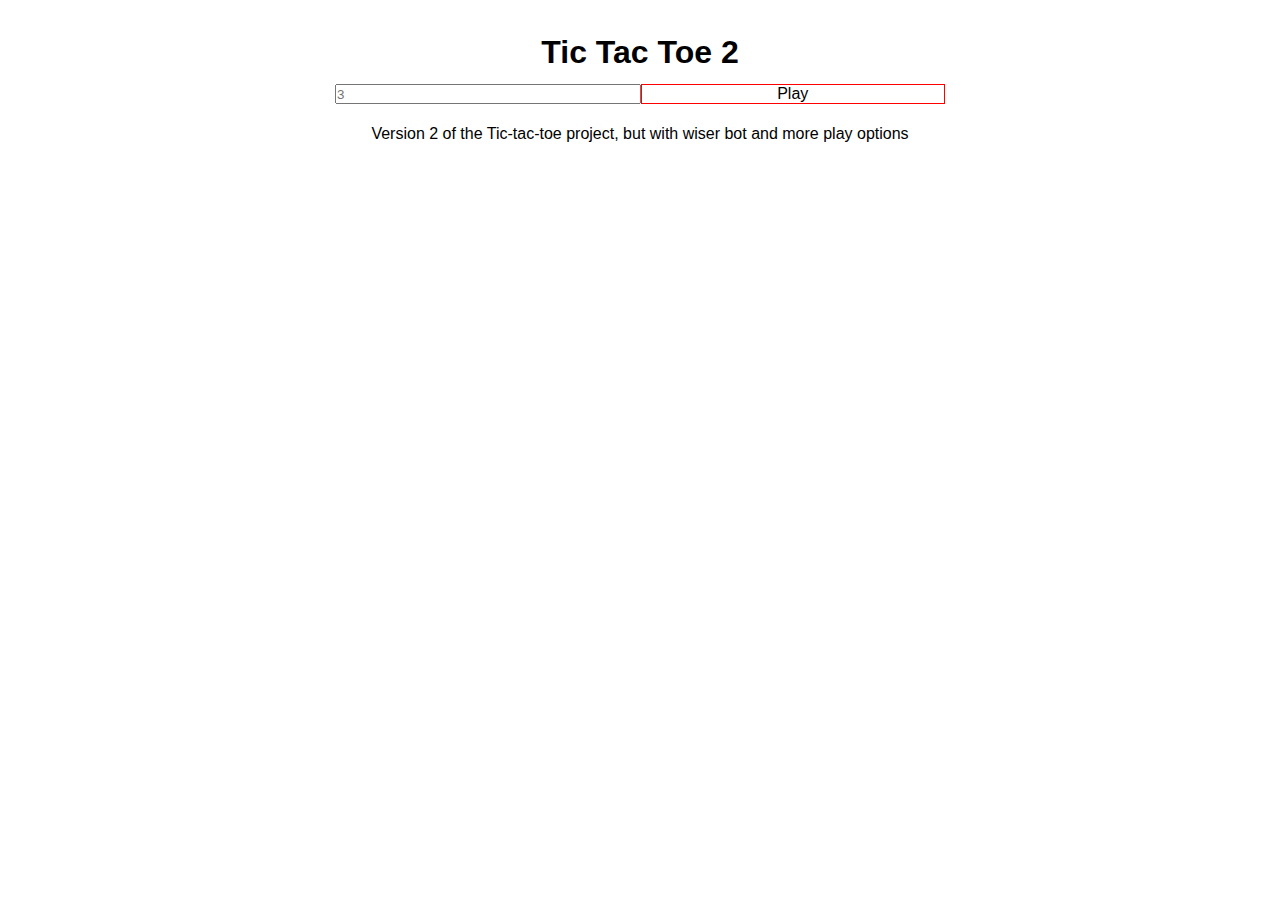
<file: PersonalProjects/tictactoe-ver2/tictac-toe.-ver2.html>
<!DOCTYPE html>
<html lang="en">
	<head>
		<meta charset="UTF-8" />
		<meta
			name="viewport"
			content="width=device-width, initial-scale=1.0"
		/>
		<title>Document</title>
		<style>
			* {
				padding: 0;
				margin: 0;
				box-sizing: border-box;
				width: 100%;
			}
			input[type="number"]::-webkit-inner-spin-button {
				-webkit-appearance: none;
				margin: 0;
			}
			input{
				appearance: textfield;
			}
			input:focus{
				outline: none;
				border: blue 1px solid;
			}
			body {
				width: unset;
				padding: 34px;
				font-family: Arial, Helvetica, sans-serif;
			}
			.main-container-3 {
				display: grid;
				grid-template-columns: 1fr 1fr 1fr;
				max-width: 610px;
				background-color: black;
				gap: 2px;
				margin: auto;
			}
			.main-container-4 {
				display: grid;
				grid-template-columns: 1fr 1fr 1fr 1fr;
				max-width: 610px;
				background-color: black;
				gap: 2px;
				margin: auto;
			}
			.main-container-5 {
				display: grid;
				grid-template-columns: 1fr 1fr 1fr 1fr 1fr;
				max-width: 610px;
				background-color: black;
				gap: 2px;
				margin: auto;
			}
			button {
				cursor: pointer;
				font-size: 89px;
				border: unset;
				background-color: white;
			}
			h1 {
				text-align: center;
			}
			.button-number {
				max-width: 610px;
				display: flex;
				margin: auto;
				margin-block: 13px;
			}
			.play-button {
				text-align: center;
				border: 1px solid red;
				cursor: pointer;
			}
			.play-button:hover {
				background-color: crimson;
				color: white;
			}
			.announce {
				position: absolute;
				background-color: rgba(128, 128, 128, 0.63);
				z-index: 100;
				top: 0;
				bottom: 0;
				left: 0;
				right: 0;
				display: flex;
				flex-direction: column;
				justify-content: flex-start;
				align-items: center;
			}
			.box{
				padding: 13px;
				max-width: 300px;
				font-size: 34px;
				text-align: center;
				background-color: antiquewhite;
				margin-top: 13px;
			}
			.box button{
				font-size: 21px;
			}
			.box button:hover{
				color: brown;
			}
			.computer-says{
				text-align: center;
				font-size: 13px;
			}
			footer{
				text-align: center;
				margin-block: 21px
				;
			}
			@media(width < 610px){
				button{
					font-size: 55px;
				}
			}
			@media(width < 610px){
				button{
					font-size: 34px;
				}
			}
		</style>
	</head>
	<body>
		
			<h1>Tic Tac Toe 2</h1>
			<div class="button-number">
				<input
					type="number"
					min="3"
					max="5"
					class="input-button-number js-input-button-number"
					placeholder="3"
				/>
				<p class="play-button">Play</p>
			</div>
			<div class="main-container js-main-container"></div>
			<div class="js-announce"></div>
			
		</div>
		<footer>
			<p>Version 2 of the Tic-tac-toe project, but with wiser bot and more play options</p>
		</footer>
		<script
			src="script/tictactoe.js"
			type="module"
		></script>
	</body>
</html>
</file>
<file: FrontendMentor/article-preview-component-master/style/layout.css>
*{
  padding: 0;
  margin: 0;
  box-sizing: border-box;
  width: 100%;
  position: relative;

}
body{
  padding:2rem;
}
.main{
  /* margin: auto; */
  display: grid;
  border-radius: 1rem;
  /* border: 1px solid black; */
  /* border: 2px solid black; */
}

.right{
  display: flex;
  flex-direction: column;
  justify-content: space-evenly;
  row-gap: 1rem
  ;
  padding-inline: 2.9rem;
  padding-block: 1.5rem
  ;
}

.profile{
  margin-top: 1rem;
  display: flex;
  flex-direction: row;
  align-items: center;
  justify-content: flex-start;
  column-gap: 1.5rem;
  /* display: none; */
  /* overflow: visible; */
}

.profile>*{
  max-width: fit-content;
}

.profile div:nth-child(3){
  margin-left: auto;
}

@media (width> 600px){
  body{
   min-height: 100vh;
   display: flex;
   flex-direction: column;
   align-items: center;
   justify-content: center;
  }
  .main{
    max-width: 700px;
    margin: auto;
    display: grid;
    border-radius: unset;
    /* border: 1px solid black; */
    grid-template-columns: 1fr 1fr;
    
  }
  
}
</file>
<file: FrontendMentor/article-preview-component-master/style/picture.css>
:root{
  --Triangle-size: .8rem;
}
.michelle-picture{
  width: 3rem;
  border-radius: 50%;
}
.share-picture{
  object-fit: cover;
}
.drawer-picture{
  height: 15rem;
  object-fit: cover;
  border-radius: 1rem 1rem 0 0 ;
}
.share-container{
  border-radius: 50%;
}
.icon-container{
  width: 2rem;
  height: 2rem;
  border-radius: 50%;
  padding: 5px;
  display: flex;
  align-items: center;
  justify-content: center;
}
.icon{
  object-fit: cover;
}


@media(width> 600px){
  .drawer-picture{
    border-radius: unset;
    min-height: 100%;
  }
  .popbox2 .icon-container{
    width: 2rem;
    height: 2rem;
    border-radius: 50%;
    padding: 2px;
    display: flex;
    align-items: center;
    justify-content: center;
  }
  .down-arrow{
    width: 0;
    height: 0;
    border-left: var(--Triangle-size) solid transparent;
    border-right:var(--Triangle-size) solid transparent;
    border-top: var(--Triangle-size) solid hsl(217, 19%, 35%);
    position: absolute;
    bottom: -.7rem;
    left: 50%;
    transform: translate(-50%);
  }
}
</file>
<file: FrontendMentor/article-preview-component-master/style/colors-font.css>
@import url('https://fonts.googleapis.com/css2?family=Manrope:wght@200..800&display=swap');
:root{
  --Very-Dark-Grayish-Blue: hsl(217, 19%, 35%);
  --Desaturated-Dark-Blue: hsl(214, 17%, 51%);
  --Grayish-Blue: hsl(212, 23%, 69%);
  --Light-Grayish-Blue: hsl(210, 46%, 95%);
  --light: 300;
  --heavy: 500;
  --default-font-size:13px
}
html{
  font-size: var(--default-font-size);
  font-weight: var(--light);
  font-family: Manrope;
}
body{
  background-color: var(--Light-Grayish-Blue);
}
.main{
  background-color:white;
}
h1{
  font-weight: var(--heavy);
  color: var(--Very-Dark-Grayish-Blue);
  font-size: 1.2rem;
}
.share-container{
  background-color:var(--Light-Grayish-Blue) ;
}

.bold{
  font-weight: var(--heavy);
  color: var(--Very-Dark-Grayish-Blue);
}

.date{
  color: var(--Grayish-Blue);
}
.paragraph-body{
  color: var(--Desaturated-Dark-Blue);
}
.share-text{
  color: var(--Grayish-Blue);
}
</file>
<file: FrontendMentor/article-preview-component-master/style/utility.css>
.row{
  display: flex;
  
}
</file>
<file: FrontendMentor/article-preview-component-master/style/popbox.css>
.popbox.invisible, .popbox2.invisible, .profile.invisible{
  display: none;
}
.popbox{
  background-color: hsl(217, 19%, 35%) ;
  border-radius: 0 0 1rem 1rem;
  display: flex;
  align-items: center;
  padding-block: 1rem;
  padding-inline: 1.5rem;
  column-gap: .5rem;
}
.popbox2{
  display: none;
}
.share-text{
  letter-spacing: 3px;
}

.popbox .icon-container:nth-child(5){
  margin-left: auto;
}
@media(width>600px){
  .popbox{
    display: none;
  }
  .popbox2{
    position: absolute;
    background-color: hsl(217, 19%, 35%);
    display: flex;
    top: -60px;
    width: fit-content;
    column-gap: 1rem;
    align-items: center;
    padding: .8rem;
    padding-inline: 2.5rem;
    border-radius: .5rem;
  }
  .popbox2 .icon-container:nth-child(3){
    margin-left: unset;
  }
  .popbox2 .share-text{
    font-size: .9rem;
   
  }
}
</file>
<file: FrontendMentor/testimonials-grid-section-main/style/styles.css>
@import url("https://fonts.googleapis.com/css2?family=Barlow+Semi+Condensed:ital,wght@0,100;0,200;0,300;0,400;0,500;0,600;0,700;0,800;0,900;1,100;1,200;1,300;1,400;1,500;1,600;1,700;1,800;1,900&display=swap");
/* Reset */
* {
	padding: 0;
	margin: 0;
	box-sizing: border-box;
	width: 100%;
	position: relative;
}
img {
	max-width: 100%;
	display: block;
}

/* Variables */
:root {
	--Moderate-violet: hsl(263, 55%, 52%);
	--Very-dark-grayish-blue: hsl(217, 19%, 35%);
	--Very-dark-blackish-blue: hsl(219, 29%, 14%);
	--White: hsl(0, 0%, 100%);
	--Light-gray: hsl(0, 0%, 81%);
	--Light-grayish-blue: hsl(210, 46%, 95%);
	--main-px-size: 13px;
	--container-padding: 2.5rem;
	--margin-block: 13px;
	--review-par: rgba(72, 85, 106, 0.7);
	--bold-header-size: 1.16rem;
	--padding-block: 26px;
}

body {
	padding-inline: calc(var(--main-px-size) * 2);
	padding-block: calc(var(--main-px-size) * 3);
	font-size: var(--main-px-size);
	font-family: Barlow Semi Condensed;
	background-color: var(--Light-grayish-blue);
}
/* .container{

} */
.quote {
	position: absolute;
	width: 6rem;
	height: auto;
	right: 1.5rem;
	top: 0;
}
.profile-left img {
	border-radius: 50%;
	width: calc(var(--main-px-size) * 2);
	height: auto;
}

.main-container .container:nth-child(1) .profile-container .profile-left img {
	border: 1.5px hsla(0, 0%, 81%, 0.4) solid;
}
.main-container .container:nth-child(4) .profile-container .profile-left img {
	border: 1.5px var(--Moderate-violet) solid;
}
.profile-container {
	display: flex;
	justify-content: flex-start;
	align-items: center;
	column-gap: var(--main-px-size);
	/* max-width: calc(var(--main-px-size) * 21); */
}
.profile-container > * {
	max-width: fit-content;
}

/* Background and font color of class = containers*/
.main-container .container:nth-child(1) {
	background-color: var(--Moderate-violet);
	color: var(--White);
	padding-inline: var(--container-padding);
	padding-block: var(--padding-block);
	border-radius: calc(var(--main-px-size) / 2);
	margin-block: var(--main-px-size);
}
.main-container .container:nth-child(2) {
	background-color: var(--Very-dark-grayish-blue);
	color: var(--White);
	padding-inline: var(--container-padding);
	padding-block: var(--padding-block);
	border-radius: calc(var(--main-px-size) / 2);
	margin-block: var(--main-px-size);
}
.main-container .container:nth-child(3) {
	background-color: var(--White);
	color: var(--Very-dark-blackish-blue);
	padding-inline: var(--container-padding);
	padding-block: var(--padding-block);
	border-radius: calc(var(--main-px-size) / 2);
	margin-block: var(--main-px-size);
}
.main-container .container:nth-child(4) {
	background-color: var(--Very-dark-blackish-blue);
	color: var(--White);
	padding-inline: var(--container-padding);
	padding-block: var(--padding-block);
	border-radius: calc(var(--main-px-size) / 2);
	margin-block: var(--main-px-size);
}
.main-container .container:nth-child(5) {
	background-color: var(--White);
	color: var(--Very-dark-blackish-blue);
	padding-inline: var(--container-padding);
	padding-block: var(--padding-block);
	border-radius: calc(var(--main-px-size) / 2);
	margin-block: var(--main-px-size);
}

.bold-header {
	font-size: var(--bold-header-size);
	font-weight: 600;
	display: block;
	margin-block: var(--margin-block);
}
.light-gray-par {
	color: var(--Light-gray);
	line-height: 1.3rem;
}
.blue-gray-par {
	color: var(--review-par);
	line-height: 1.3rem;
}

.description {
	opacity: 0.5;
}
</file>
<file: FrontendMentor/testimonials-grid-section-main/style/layout.css>
/* Mobile Layout */
@media (width > 1070px) {
	body {
		padding: 89px;
		flex-direction: column;
		display: flex;
		align-items: center;
		justify-content: center;
	}
	.main-container {
		display: grid;
		grid-template-columns: repeat(4, 1fr);
		column-gap: 21px;
		max-width: 1150px;
	}
	.main-container .container:nth-child(1) {
		grid-column: 1/3;
	}
	.main-container .container:nth-child(3) {
		grid-column: 1/2;
	}
	.main-container .container:nth-child(4) {
		grid-column: 2/4;
	}
	.main-container .container:nth-child(5) {
		grid-column: 4/5;
		grid-row: 1/3;
	}
	.quote {
		position: absolute;
		width: 6rem;
		height: auto;
		right: 5rem;
		top: 0;
	}
}
</file>
<file: PersonalProjects/GMC3/style/utility.css>
* {
	padding: 0;
	margin: 0;
	box-sizing: border-box;
	width: 100%;
	position: relative;
}

li {
	list-style: none;
}
input {
	outline: none;
	border: none;
	background-color: darkred;
	color: white;
	padding: 5px;
	border-radius: 5px;
}

.to-row {
	display: flex;
	gap: 13px;
	align-items: center;
}

.option li {
	padding-inline: 5px;
}
.search-box {
	background-color: darkcyan;
}
.option {
	padding-block: 5px;
	background-color: lightcoral;
	color: white;
	position: absolute;
	z-index: 100;
	border-radius: 0 0 5px 5px;
	border: 2px rgba(0, 0, 139, 0.178) solid;
	max-height: 100px;
	overflow-y: auto;
	/* overflow-y: hidden; */
}
/* Hide scrollbar for Chrome, Safari and Opera */
.option::-webkit-scrollbar {
	display: none;
}

/* Hide scrollbar for IE, Edge and Firefox */
.option {
	-ms-overflow-style: none; /* IE and Edge */
	scrollbar-width: none; /* Firefox */
}
.list-container ul {
	display: none;
}
.visible ul {
	display: block;
}
.sub-title {
	text-align: center;
	padding: 3px;
	margin-block: 5px;
	font-size: 16px;
}

.hide {
	display: none;
}
.bold {
	font-size: 13px;
	font-weight: bold;
	margin-top: 3px;
	font-family: Arial, Helvetica, sans-serif;
	color: darkblue;
	margin-left: 8px;
}

.target-value {
	font-size: 16px;
	font-family: monospace;
	font-weight: bold;
}
</file>
<file: PersonalProjects/GMC3/style/main.css>
body {
	font-family: helvetica;
	padding: 21px;
}
.header {
	text-align: center;
	color: crimson;
}
footer {
	text-align: center;
}
input::placeholder {
	color: whitesmoke;
}
button {
	border: none;
	display: block;
	background-color: pink;
	cursor: pointer;
	border-radius: 3px;
	margin-top: 3px;
	box-shadow: 0 1px 2px black;
	color: #3333336c;
	padding: 3px;
	margin-top: 6px;
}
.addition {
	background-color: lightgreen;
	color: rgba(0, 0, 0, 0.418);
}
button:hover {
	background-color: rgba(255, 192, 203, 0.55);
}
button:active {
	background-color: lightcoral;
	color: white;
}
.main {
	margin: auto;
	max-width: 610px;
	display: grid;
	grid-template-columns: 1fr 1fr;
	gap: 8px;
	/* border: 2px solid darkgreen; */
	border-radius: 5px;
}
.main > * {
	margin-block: 21px;
	padding: 8px;
}

.main .left > * {
	border: 2px rgba(0, 0, 0, 0.34) solid;
	padding: 5px;
	margin-block: 13px;
	border-radius: 5px;
}

.right > div > div {
	margin-block: 13px;
	border: 2px solid rgba(0, 0, 0, 0.34);
	padding: 5px;
	border-radius: 5px;
}

/* .right div:nth-child(1) .display {
	border: 2px darkred solid;
	margin-block: 13px;
	background-color: orange;
} */
@media (width < 400px) {
	.main {
		grid-template-columns: 1fr;
	}
	.left {
		margin-bottom: 0px;
	}
	.right {
		margin-top: 0px;
	}
}
</file>
<file: PersonalProjects/RandoTemp/style/main.css>
@import url("https://fonts.googleapis.com/css2?family=Anonymous+Pro:ital,wght@0,400;0,700;1,400;1,700&display=swap");
@import url("https://fonts.googleapis.com/css2?family=Anonymous+Pro:ital,wght@0,400;0,700;1,400;1,700&family=Cutive+Mono&display=swap");
* {
	padding: 0;
	margin: 0;
	box-sizing: border-box;
	width: 100%;
	position: relative;
}
body {
	display: flex;
	flex-direction: column;
	justify-content: center;
	align-items: center;
	font-family: Cutive mono;
	padding: 13px;
}
h1 {
	color: white;
	text-align: center;
	padding-block: 13px;
}
sup {
	font-size: 8px;
}
.main-container {
	margin: 89px;
	max-width: 377px;
	border: 1px white solid;
	background-color: #999;
	border-radius: 13px;
	box-shadow: 0 0 8px 5px black;
}

.container {
	background-color: black;
	padding: 0 21px 21px 21px;
	border-radius: 13px 13px 0 0;
}
.black {
	border-radius: 13px;
	padding: 13px;
	background-color: greenyellow;
}
.in-symbol,
.out-symbol,
.humidity-symbol {
	width: 34px;
}
.in-temp,
.out-temp,
.bottom,
.clock,
.humidity {
	display: flex;
	align-items: center;
	justify-content: flex-end;
	column-gap: 13px;
}
.vertical {
	display: flex;
	flex-direction: column;
}
.in-temp > *,
.out-temp > *,
.humidity > *,
.clock > * {
	max-width: fit-content;
}

.value {
	font-size: 55px;
	font-family: anonymous pro;
}

.clock {
	display: flex;
	justify-content: flex-start;
}
.clock-value {
	font-size: 34px;
	font-weight: 500;
	font-family: anonymous pro;
}
.clock-symbol sup {
	font-size: 21px;
}
.buttons {
	padding: 21px;
}
.gen-button {
	text-align: center;
	color: white;
	padding: 13px;
	background-color: #444;
	border-radius: 21px;
	max-width: 177px;
	margin: auto;
	cursor: pointer;
}
.climate {
	display: flex;
	justify-content: space-between;
	padding: 13px;
}
.climate > * {
	max-width: fit-content;
}
.hot,
.cold {
	cursor: pointer;
	color: white;
}
.hot {
	padding-inline: 8px;
	padding-block: 5px;
	border-radius: 5px;
	background-color: rgba(255, 0, 0, 0.781);
}
.cold {
	padding-inline: 8px;
	padding-block: 5px;
	border-radius: 5px;
	background-color: rgba(0, 0, 255, 0.808);
}
.active {
	font-weight: 800;
	box-shadow: 0 0 5px 5px azure;
}
.calibration-link {
	text-align: center;
}
a {
	text-decoration: none;
	color: black;
}
@media (width < 375px) {
	.clock {
		display: flex;
		flex-direction: column;
		justify-content: flex-start;
	}
	.value {
		font-size: 34px;
	}
	.clock-value {
		font-size: 21px;
		font-weight: 500;
	}
	.in-temp,
	.out-temp,
	.humidity {
		flex-direction: column;
	}
	.vertical {
		display: flex;
		flex-direction: row;
		column-gap: 21px;
	}
	sup {
		font-size: 21px;
	}
	.out-celsius,
	.in-celsius {
		font-size: 34px;
	}
	.in-temp {
		border: 1px black solid;
		margin-block: 3px;
	}
	.out-temp {
		border: 1px black solid;
		margin-block: 3px;
	}
	.in-symbol,
	.out-symbol {
		font-weight: 700;
	}
	h1 {
		font-size: 21px;
	}
}
</file>
